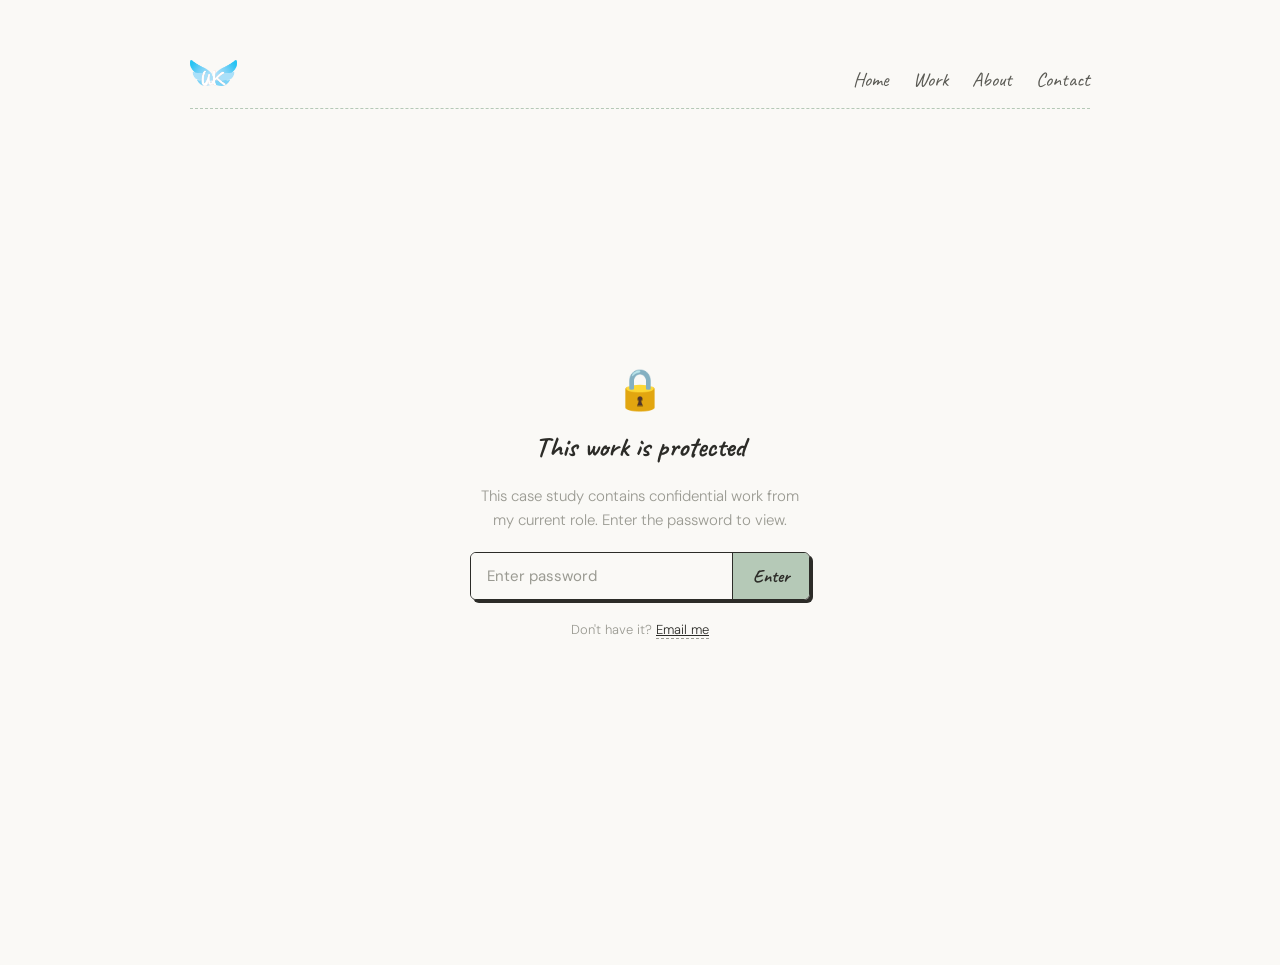
<file: cards.html>
<!DOCTYPE html>
<html lang="en">
<head>
  <meta charset="UTF-8" />
  <meta name="viewport" content="width=device-width, initial-scale=1.0" />
  <title>Card Understanding</title>
  <link rel="stylesheet" href="style.css" />
  <style>
    #gate {
      min-height: 80vh;
      display: flex;
      align-items: center;
      justify-content: center;
    }
    .gate-box {
      display: flex;
      flex-direction: column;
      align-items: center;
      gap: 20px;
      text-align: center;
      max-width: 340px;
      width: 100%;
    }
    .gate-lock { font-size: 40px; line-height: 1; }
    .gate-title { font-family: 'Caveat', cursive; font-size: 28px; font-weight: 700; color: var(--ink); }
    .gate-note { font-size: 15px; color: var(--ink-light); font-weight: 300; line-height: 1.6; }
    .gate-input-row {
      display: flex; width: 100%;
      border: 1.5px solid var(--ink); border-radius: 6px;
      overflow: hidden; box-shadow: 3px 3px 0 var(--ink);
    }
    .gate-input {
      flex: 1; padding: 12px 16px;
      font-family: 'DM Sans', sans-serif; font-size: 15px;
      border: none; outline: none; background: var(--paper); color: var(--ink);
    }
    .gate-input::placeholder { color: var(--ink-light); }
    .gate-btn {
      padding: 12px 20px; background: var(--sage); color: var(--ink);
      border: none; border-left: 1.5px solid var(--ink);
      font-family: 'Caveat', cursive; font-size: 18px; font-weight: 700;
      cursor: pointer; transition: background 0.15s;
    }
    .gate-btn:hover { background: var(--sage-light); }
    .gate-error { font-family: 'Caveat', cursive; font-size: 17px; color: #b85c5c; display: none; }
    .gate-error.show { display: block; }
    #protected { display: none; }
    #protected.unlocked { display: block; }

    /* Card type grid */
    .card-type-grid {
      display: grid;
      grid-template-columns: repeat(3, 1fr);
      gap: 14px;
      margin: 24px 0 36px;
    }
    .card-type {
      background: var(--paper-warm);
      border: 1.5px solid var(--ink);
      border-radius: 8px;
      padding: 18px 18px 20px;
      box-shadow: 3px 3px 0 var(--sage-light);
    }
    .card-type h3 {
      font-family: 'Caveat', cursive;
      font-size: 20px; font-weight: 700; color: var(--ink);
      margin-bottom: 8px;
    }
    .card-type .card-tag {
      display: inline-block; font-size: 10px; font-weight: 500;
      letter-spacing: 0.06em; text-transform: uppercase;
      background: var(--blush-light); color: var(--ink-mid);
      padding: 2px 8px; border-radius: 20px; margin-bottom: 10px;
    }
    .card-type ul { list-style: none; padding: 0; margin: 0; }
    .card-type ul li {
      font-size: 13px; line-height: 1.6; color: var(--ink-mid);
      font-weight: 300; margin-bottom: 4px;
      padding-left: 12px; position: relative;
    }
    .card-type ul li::before { content: '–'; position: absolute; left: 0; color: var(--sage); }
    .card-type ul li strong { font-weight: 500; color: var(--ink); }

    /* Card comparison two-col */
    .two-col {
      display: grid;
      grid-template-columns: 1fr 1fr;
      gap: 14px;
      margin: 20px 0 32px;
    }
    .two-col-card {
      background: var(--sage-pale);
      border: 1.5px solid var(--sage);
      border-radius: 8px;
      padding: 18px 20px;
    }
    .two-col-card h3 {
      font-family: 'Caveat', cursive;
      font-size: 20px; font-weight: 700; color: var(--ink); margin-bottom: 10px;
    }
    .two-col-card ul { list-style: none; padding: 0; margin: 0; }
    .two-col-card ul li {
      font-size: 14px; line-height: 1.65; color: var(--ink-mid);
      font-weight: 300; margin-bottom: 5px;
      padding-left: 14px; position: relative;
    }
    .two-col-card ul li::before { content: '–'; position: absolute; left: 0; color: var(--sage); }
    .two-col-card ul li strong { font-weight: 500; color: var(--ink); }

    /* Perception cards */
    .perception-grid {
      display: grid;
      grid-template-columns: repeat(auto-fit, minmax(200px, 1fr));
      gap: 14px;
      margin: 20px 0 32px;
    }
    .perception-card {
      background: var(--blush-pale);
      border: 1.5px solid var(--blush);
      border-radius: 8px;
      padding: 16px 18px;
    }
    .perception-card h3 {
      font-family: 'Caveat', cursive;
      font-size: 19px; font-weight: 700; color: var(--ink); margin-bottom: 6px;
    }
    .perception-card p {
      font-size: 14px; line-height: 1.65; color: var(--ink-mid); font-weight: 300; margin: 0;
    }

    @media (max-width: 680px) {
      .two-col { grid-template-columns: 1fr; }
    }
  </style>
</head>
<body>

<div class="spiral-holes" aria-hidden="true">
  <span></span><span></span><span></span><span></span>
  <span></span><span></span><span></span><span></span>
</div>

<main>
<div class="content-wrap">

  <nav>
    <a href="index.html" class="nav-logo">
      <img src="Images/logo.png" alt="Wing" class="nav-logo-img" />
    </a>
    <ul class="nav-links">
      <li><a href="index.html">Home</a></li>
      <li><a href="index.html#work">Work</a></li>
      <li><a href="index.html#about">About</a></li>
      <li><a href="index.html#contact">Contact</a></li>
    </ul>
  </nav>

  <!-- ── PASSWORD GATE ── -->
  <div id="gate">
    <div class="gate-box">
      <div class="gate-lock">🔒</div>
      <p class="gate-title">This work is protected</p>
      <p class="gate-note">This case study contains confidential work from my current role. Enter the password to view.</p>
      <div class="gate-input-row">
        <input type="password" class="gate-input" id="gate-input"
          placeholder="Enter password" autocomplete="off" />
        <button class="gate-btn" onclick="checkPassword()">Enter</button>
      </div>
      <p class="gate-error" id="gate-error">Incorrect password. Try again.</p>
      <p class="gate-note" style="font-size:13px;">
        Don't have it? <a href="mailto:wingkoon0718@gmail.com" style="color:var(--ink);border-bottom:1px dashed var(--ink-light);">Email me</a>
      </p>
    </div>
  </div>

  <!-- ── PROTECTED CONTENT ── -->
  <div id="protected">

    <a href="index.html" class="back-link">← Back to all work</a>

    <header class="cs-header">
      <div class="cs-header-text">
        <div class="cs-tag-row">
          <span class="cs-tag">Market Research</span>
          <span class="cs-tag alt">Payment · E-Commerce</span>
          <span class="cs-year">Current role · 2026</span>
        </div>
        <h1 class="cs-title">Card Understanding — US Market</h1>
        <p class="cs-subtitle">
          A comprehensive market research study on the US card landscape — covering credit, debit, co-branded, store, and gift cards. Mapped card types, user motivations, demographics, and business implications to inform product strategy in the payment space.
        </p>
      </div>
    </header>

    <div class="cs-meta">
      <div class="cs-meta-item">
        <div class="cs-meta-label">Role</div>
        <div class="cs-meta-value">UX Researcher</div>
      </div>
      <div class="cs-meta-item">
        <div class="cs-meta-label">Context</div>
        <div class="cs-meta-value">Current employer</div>
      </div>
      <div class="cs-meta-item">
        <div class="cs-meta-label">Scope</div>
        <div class="cs-meta-value">6 card types · US market</div>
      </div>
      <div class="cs-meta-item">
        <div class="cs-meta-label">Tasks</div>
        <div class="cs-meta-value cs-meta-tasks">
          <span>Market Research</span>
          <span>Competitive Analysis</span>
          <span>User Perception Analysis</span>
          <span>Synthesis</span>
        </div>
      </div>
    </div>

    <div class="cs-body">

      <h2>Objective</h2>
      <p>
        To build a comprehensive understanding of the US card market — covering general credit and debit cards, co-branded variants (credit and debit), store cards, and gift cards — including card penetration, user motivations, demographics, and how each card type serves both users and the brands behind them.
      </p>

      <h2>Impacts & Outcomes</h2>
      <ul>
        <li>Mapped <strong>6 card types</strong> across description, key benefits, limitations, market size, and typical user profiles — creating a single reference for strategic decisions.</li>
        <li>Identified <strong>three universal adoption drivers</strong> across all card types: brand-linked value, tailored rewards, and ecosystem integration.</li>
        <li>Surfaced <strong>distinct user perception profiles</strong> (reward-motivated, convenience-driven, brand-affinity) that cut across card types and inform targeting strategy.</li>
        <li>Analyzed <strong>15+ specific card products</strong> across travel, cashback, co-branded credit and debit, store, and gift categories — comparing advantages, limitations, and user fit.</li>
        <li>Documented <strong>payment and repayment flows</strong> for credit cards to clarify how authorization, clearing, and settlement work end-to-end.</li>
      </ul>

      <div class="cs-process-divider"><span>Process</span></div>

      <h2>Research approach</h2>
      <p>
        This was a <strong>secondary research and synthesis project</strong> — I reviewed industry reports, consumer surveys, and financial platform documentation to build a structured picture of the card market from multiple angles: the user's perspective, the brand's perspective, and the broader market context. Sources included Forbes, Federal Reserve, Capital One Shopping Research, YouGov surveys, and financial platform documentation.
      </p>
      <p>
        I organized findings into a consistent framework across all 6 card types — covering description, key benefits, limitations, user perception, usage patterns, and demographics — to make the research immediately usable for product and strategy teams.
      </p>

      <h2>The three adoption drivers</h2>
      <p>Across all card types, three characteristics consistently drove usage and adoption:</p>

      <div class="cs-insights">
        <div class="cs-insight-card">
          <div class="insight-num">01</div>
          <h3>Brand-linked value</h3>
          <p>Instant discounts, cash back, loyalty points, and exclusive perks tied to specific brands or networks drive initial adoption and repeat use.</p>
        </div>
        <div class="cs-insight-card">
          <div class="insight-num">02</div>
          <h3>Tailored rewards</h3>
          <p>Cards that match their reward structure to user spending habits — travel for high earners, debit co-brands for debt-averse users — outperform generic alternatives.</p>
        </div>
        <div class="cs-insight-card">
          <div class="insight-num">03</div>
          <h3>Ecosystem integration</h3>
          <p>Cards that embed into users' routines via mobile apps, loyalty programs, and digital wallets see higher engagement and retention.</p>
        </div>
      </div>

      <div class="cs-process-divider"><span>Key findings by card type</span></div>

      <h2>Credit & debit — market scale</h2>

      <div class="stat-row">
        <div class="stat-box">
          <div class="stat-num">82%</div>
          <p>of US adults have at least 1 credit card — 219.7 million people</p>
        </div>
        <div class="stat-box">
          <div class="stat-num">90%</div>
          <p>of US adults have at least 1 debit card — 241.1 million people</p>
        </div>
        <div class="stat-box">
          <div class="stat-num">1 in 4</div>
          <p>US consumers have a co-branded credit card</p>
        </div>
        <div class="stat-box">
          <div class="stat-num">59%</div>
          <p>of Americans have a store credit card</p>
        </div>
      </div>

      <h2>Card type overview</h2>
      <div class="card-type-grid">

        <div class="card-type">
          <div class="card-tag">Credit Card</div>
          <h3>Credit Card</h3>
          <ul>
            <li><strong>Why users choose it:</strong> Build credit, earn rewards, cover future expenses.</li>
            <li><strong>Key draw:</strong> Rewards (travel or cashback), fraud protection, installment options.</li>
            <li><strong>Limitation:</strong> Requires approval, risk of debt/interest (APR 20–24%).</li>
            <li><strong>Main networks:</strong> Visa, Mastercard, Amex, Discover.</li>
          </ul>
        </div>

        <div class="card-type">
          <div class="card-tag">Debit Card</div>
          <h3>Debit Card</h3>
          <ul>
            <li><strong>Why users choose it:</strong> Avoid debt, expense transparency, cash access.</li>
            <li><strong>Key draw:</strong> No credit check, instant fund access, widely accepted.</li>
            <li><strong>Limitation:</strong> Limited rewards, no credit building.</li>
            <li><strong>Demographics:</strong> Gen Z for daily use; older users for security.</li>
          </ul>
        </div>

        <div class="card-type">
          <div class="card-tag">Co-branded Credit</div>
          <h3>Co-branded Credit</h3>
          <ul>
            <li><strong>Why users choose it:</strong> Brand-specific rewards while building credit.</li>
            <li><strong>Key draw:</strong> Exclusive perks, easier approval (min. 640 score), loyalty integration.</li>
            <li><strong>Limitation:</strong> Best value only if spending frequently at partner brand; high APR.</li>
            <li><strong>Demographics:</strong> Higher earners; 35% earn $80K+.</li>
          </ul>
        </div>

        <div class="card-type">
          <div class="card-tag">Co-branded Debit</div>
          <h3>Co-branded Debit</h3>
          <ul>
            <li><strong>Why users choose it:</strong> Brand rewards without credit risk or approval.</li>
            <li><strong>Key draw:</strong> No credit check, no debt risk, exclusive partner discounts.</li>
            <li><strong>Limitation:</strong> Lower rewards than credit; weak purchase protection.</li>
            <li><strong>Demographics:</strong> Millennials/Gen Z, low-mid income, debt-averse users.</li>
          </ul>
        </div>

        <div class="card-type">
          <div class="card-tag">Store Card</div>
          <h3>Store Card</h3>
          <ul>
            <li><strong>Why users choose it:</strong> Instant discounts and savings at a specific retailer.</li>
            <li><strong>Key draw:</strong> Easy approval, higher rewards within that store, store-account integration.</li>
            <li><strong>Limitation:</strong> Only usable at targeted merchant; high APR.</li>
            <li><strong>Demographics:</strong> Frequent shoppers at the targeted store.</li>
          </ul>
        </div>

        <div class="card-type">
          <div class="card-tag">Gift Card</div>
          <h3>Gift Card</h3>
          <ul>
            <li><strong>Why users choose it:</strong> Easy gifting, budget control, flexible for recipient.</li>
            <li><strong>Key draw:</strong> No approval needed, instant digital delivery, customizable amounts.</li>
            <li><strong>Limitation:</strong> One-time use, no rewards, fraud risk.</li>
            <li><strong>Market:</strong> US = 36% ($447.7B) of global gift card market in 2025.</li>
          </ul>
        </div>

      </div>

      <h2>Credit card types — travel vs cashback</h2>
      <div class="two-col">
        <div class="two-col-card">
          <h3>✈ General & travel</h3>
          <ul>
            <li>Points/miles redeemable for flights, hotels, transfers.</li>
            <li>Perks: lounge access, hotel credits, TSA PreCheck, no foreign transaction fee.</li>
            <li>Annual fee typically $95–$695+.</li>
            <li><strong>Best for:</strong> frequent travelers and high spenders.</li>
            <li>Requires tracking bonus categories and transfer partners.</li>
          </ul>
        </div>
        <div class="two-col-card">
          <h3>💰 Cashback</h3>
          <ul>
            <li>Straightforward 1–5% back on purchases.</li>
            <li>Redeemable as statement credits, bank deposits, or gift cards.</li>
            <li>Often no annual fee.</li>
            <li><strong>Best for:</strong> everyday spenders who want simple rewards.</li>
            <li>Minimal management needed.</li>
          </ul>
        </div>
      </div>

      <h2>User perception profiles</h2>
      <p>Across all card types, four user perception archetypes consistently appeared:</p>
      <div class="perception-grid">
        <div class="perception-card">
          <h3>Reward Motivated</h3>
          <p>Attracted by exclusive rewards, discounts, perks, and access. Will choose the card that maximizes return on their specific spending habits.</p>
        </div>
        <div class="perception-card">
          <h3>Convenience-Driven</h3>
          <p>Wants simplicity and rewards for frequent shopping places. Values ease of use over maximizing reward value.</p>
        </div>
        <div class="perception-card">
          <h3>Brand-affinity Enthusiast</h3>
          <p>Seeks emotional connection, exclusive status, and loyalty with a specific brand. The card is part of their identity with that brand.</p>
        </div>
        <div class="perception-card">
          <h3>Deal Seeker / Complementary User</h3>
          <p>Uses the card for specific occasions or as a secondary card alongside a primary card. Values targeted discounts over breadth of rewards.</p>
        </div>
      </div>

      <h2>Consumer insights</h2>
      <div class="cs-pullquote">
        <p>Users don't think in card categories — they think in moments. The right card is the one that rewards them for what they already do.</p>
      </div>
      <ul>
        <li><strong>Income shapes card type, not just spending:</strong> 98% of households earning $100K+ have a credit card vs. 57% of households earning under $25K — reward programs are structurally more accessible to higher earners.</li>
        <li><strong>Gen Z is debit-first but reward-hungry:</strong> 69% of Gen Z reported weekly/daily co-branded debit card use — they want the benefits of rewards without the risk of credit. Co-branded debit is a direct response to this segment.</li>
        <li><strong>Co-branded cards require active spending to justify:</strong> Their value proposition only lands for users who shop frequently at the partner brand. Infrequent shoppers see lower rewards than a general cashback card.</li>
        <li><strong>Mobile and digital wallet integration is now table stakes:</strong> 45% of credit card transactions are mobile. Cards that don't integrate with Apple Pay or Google Pay lose usage to those that do.</li>
        <li><strong>Gift cards peak on occasion, not habit:</strong> 64% of US consumers buy gift cards as holiday gifts; 56% for special events. They're not part of a loyalty loop — they're a gifting tool.</li>
      </ul>

      <h2>Business impact</h2>
      <ul>
        <li><strong>For brands launching co-branded cards:</strong> Success depends on reward differentiation and active use at the partner brand. Cards with weak partner-spend incentives underperform general cashback alternatives.</li>
        <li><strong>For debit-first markets:</strong> Co-branded debit is an underutilized opportunity — it reaches younger, debt-averse users that co-branded credit misses, without credit approval barriers.</li>
        <li><strong>Ecosystem lock-in drives long-term value:</strong> Cards embedded in loyalty programs, mobile wallets, and digital accounts generate higher engagement and retention than standalone products.</li>
        <li><strong>Gift cards generate brand revenue beyond direct spend:</strong> Unused balance becomes direct profit. Fraud is the primary risk — it remains the most common card fraud type in the US.</li>
        <li><strong>Installment plan adoption is growing:</strong> Over 30 million Americans use installment plans. Offering 0% installment options at checkout reduces cart abandonment and increases average order value, particularly for Gen Z and Millennials.</li>
      </ul>

      <div class="cs-process-divider"><span>Takeaways</span></div>

      <h2>What I learned</h2>
      <ul>
        <li><strong>Market research reveals the "why" behind product decisions:</strong> Understanding that co-branded debit exists specifically for debt-averse Millennials and Gen Z reframes how you think about product positioning — it's not just a debit card with perks, it's a credit-free loyalty play.</li>
        <li><strong>User perception is more segmented than demographics suggest:</strong> The same demographic can hold very different mental models about cards. Mapping perception profiles alongside demographics gave a more actionable picture than age or income alone.</li>
        <li><strong>Secondary research requires active synthesis, not just aggregation:</strong> The value wasn't in collecting facts — it was in finding the patterns across card types that product teams could actually use to make decisions.</li>
      </ul>

    </div><!-- /cs-body -->

    <div class="cs-nav">
      <a href="ewallet.html" class="cs-nav-link prev"><span>←</span>E-wallet analysis</a>
      <a href="index.html#work" class="cs-nav-link next">All case studies <span>→</span></a>
    </div>

    <footer>
      <p>Made with Claude AI &amp; learning passion.</p>
      <span class="page-num">p. 06</span>
    </footer>

  </div><!-- /protected -->

</div><!-- /content-wrap -->
</main>

<script>
  document.getElementById('gate-input').addEventListener('keydown', function(e) {
    if (e.key === 'Enter') checkPassword();
  });
  function checkPassword() {
    const input = document.getElementById('gate-input').value;
    const error = document.getElementById('gate-error');
    if (input === '12') {
      document.getElementById('gate').style.display = 'none';
      document.getElementById('protected').classList.add('unlocked');
    } else {
      error.classList.add('show');
      document.getElementById('gate-input').value = '';
      document.getElementById('gate-input').focus();
    }
  }
</script>

</body>
</html>
</file>
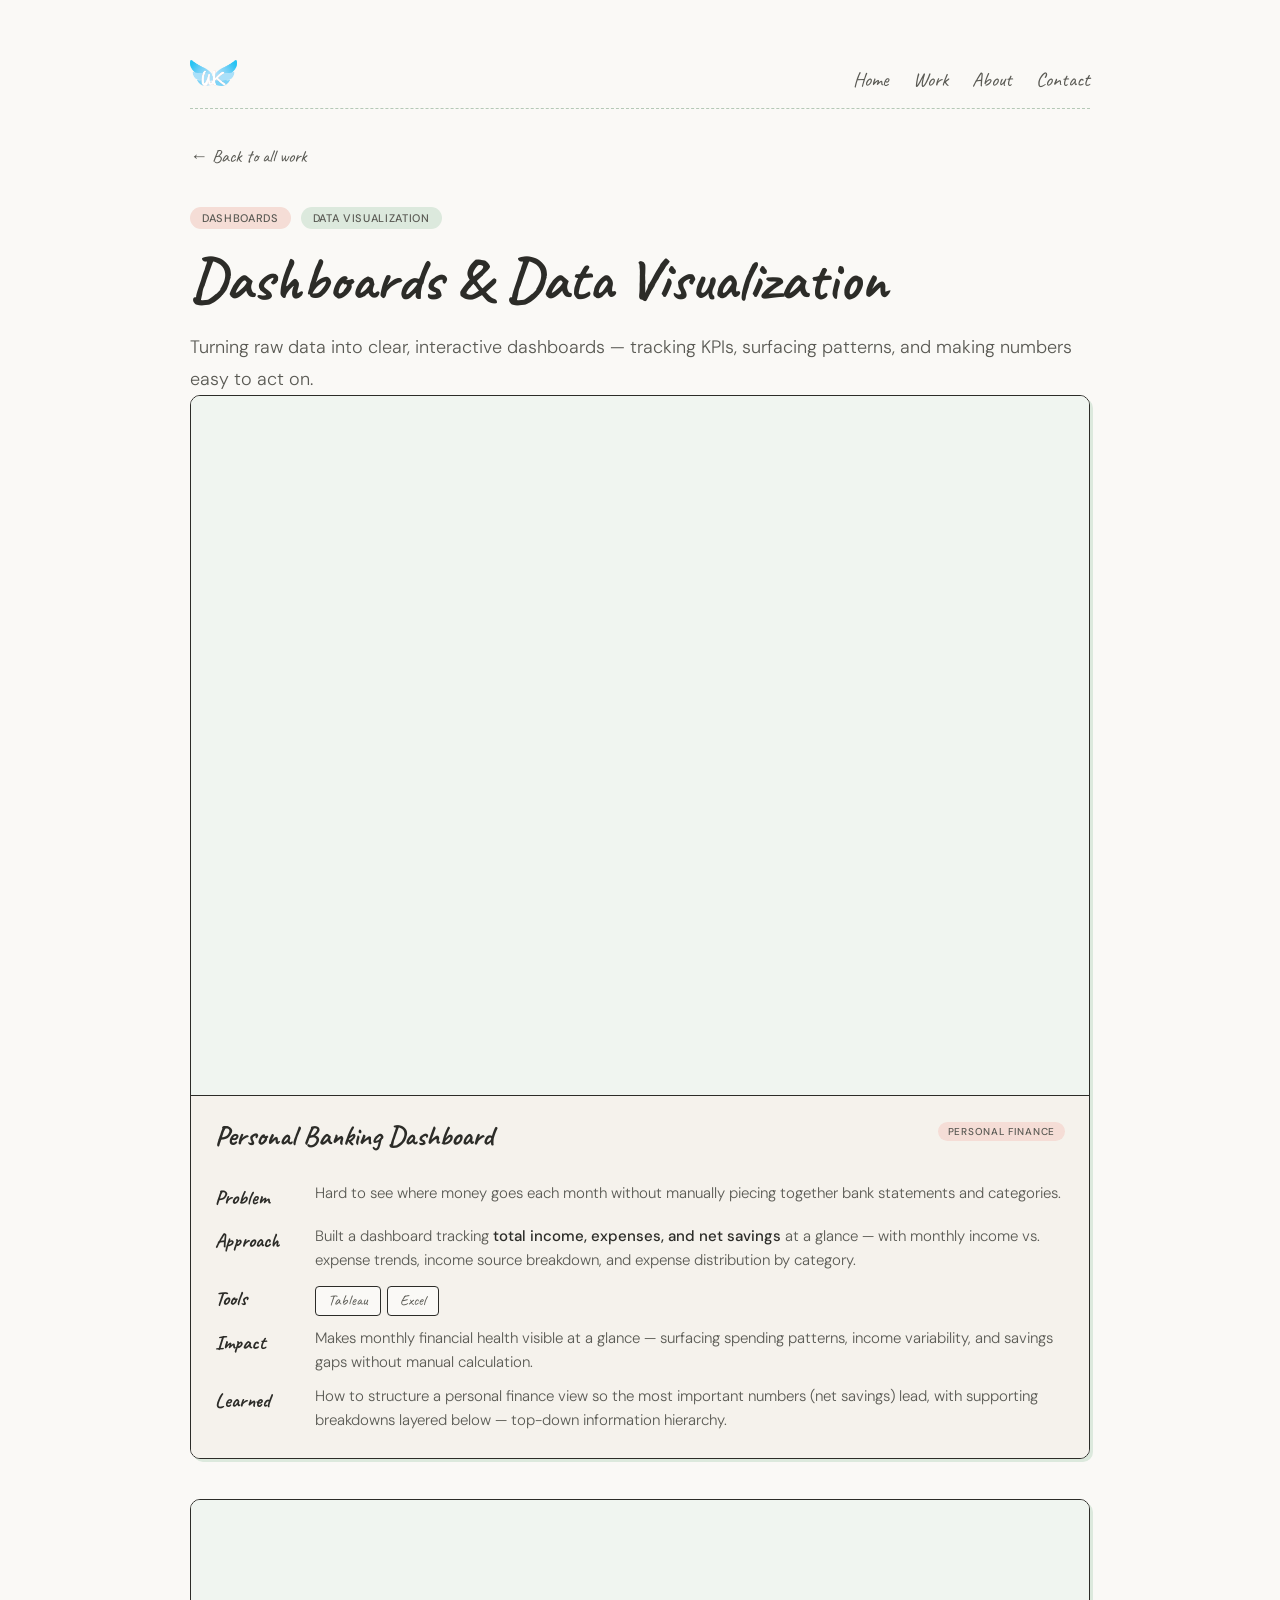
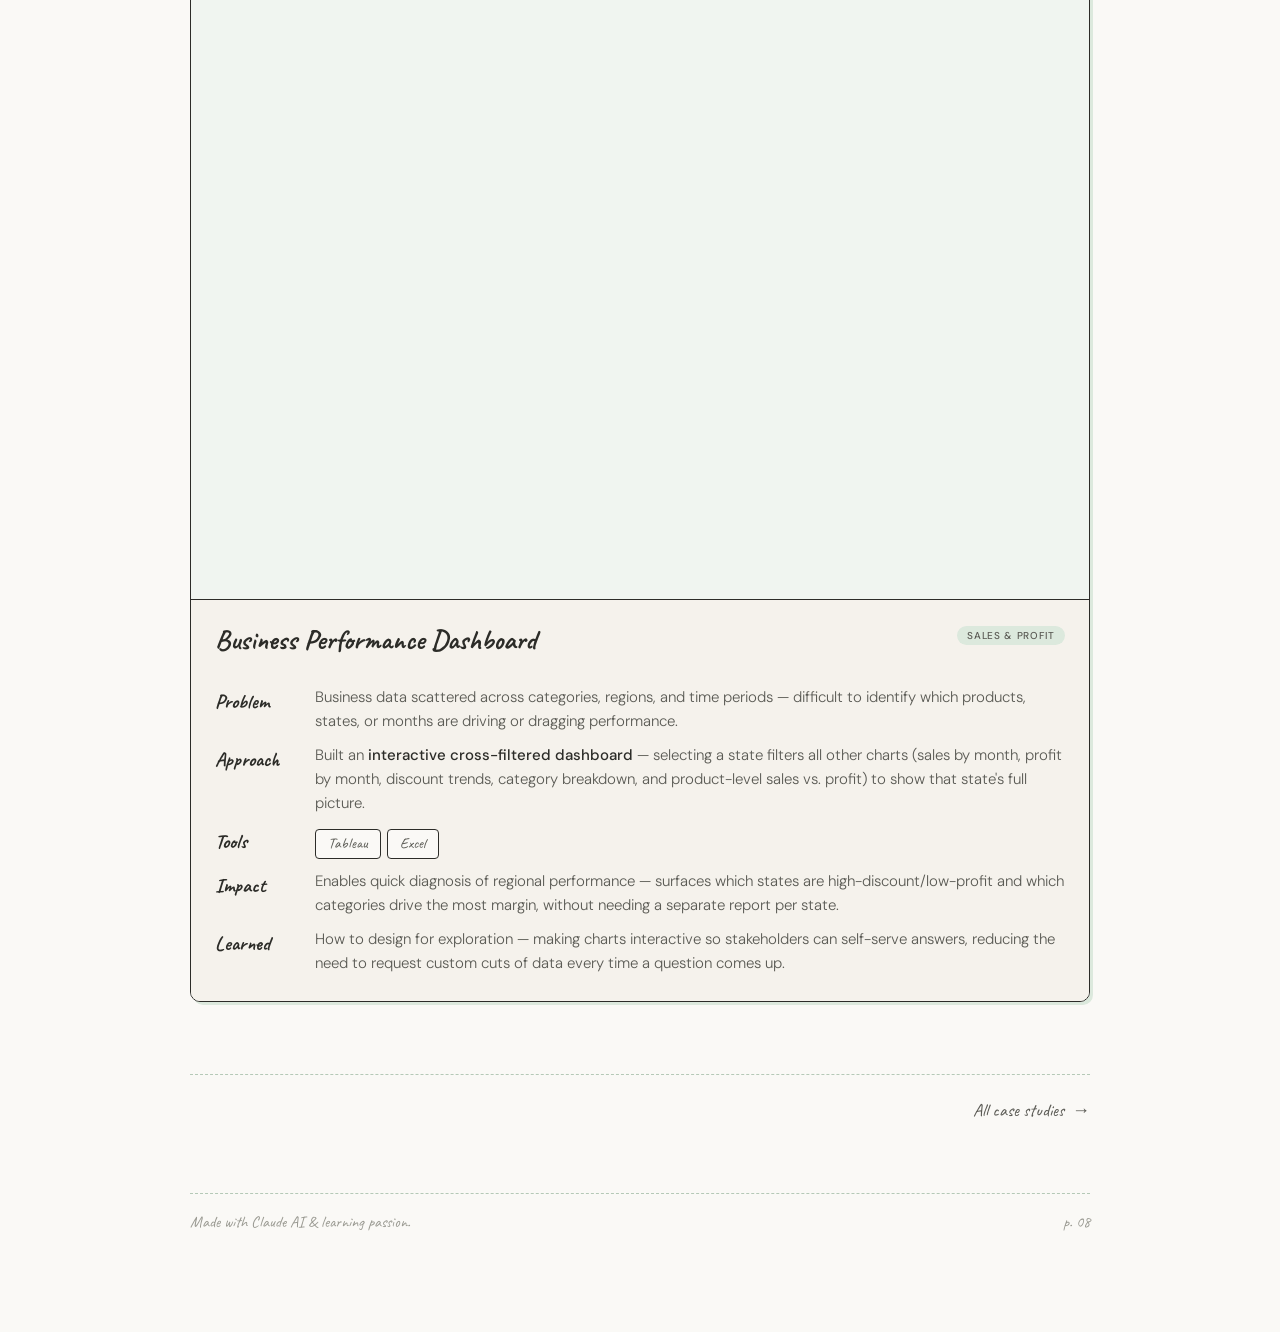
<file: dashboard.html>
<!DOCTYPE html>
<html lang="en">
<head>
  <meta charset="UTF-8" />
  <meta name="viewport" content="width=device-width, initial-scale=1.0" />
  <title>Dashboards & Metrics — Wing</title>
  <link rel="stylesheet" href="style.css" />
  <style>
    /* ── Dashboard entry card ── */
    .dash-entry {
      border: 1.5px solid var(--ink);
      border-radius: 10px;
      overflow: hidden;
      margin-bottom: 40px;
      box-shadow: 3px 3px 0 var(--sage-light);
    }

    .dash-embed {
      width: 100%;
      height: 700px;
      border-bottom: 1.5px solid var(--ink);
      background: var(--sage-pale);
      overflow: hidden;
    }

    .dash-embed iframe {
      width: 100%;
      height: 100%;
      border: none;
      display: block;
    }

    .dash-info {
      padding: 22px 24px 26px;
      background: var(--paper-warm);
    }

    .dash-header {
      display: flex;
      align-items: flex-start;
      justify-content: space-between;
      gap: 12px;
      flex-wrap: wrap;
      margin-bottom: 14px;
    }

    .dash-title {
      font-family: 'Caveat', cursive;
      font-size: 26px;
      font-weight: 700;
      color: var(--ink);
      margin: 0;
    }

    .dash-tag {
      display: inline-block;
      font-size: 10px;
      font-weight: 500;
      letter-spacing: 0.07em;
      text-transform: uppercase;
      background: var(--blush-light);
      color: var(--ink-mid);
      padding: 3px 10px;
      border-radius: 20px;
      white-space: nowrap;
      margin-top: 4px;
    }

    .dash-tag.alt { background: var(--sage-light); }

    .dash-rows {
      display: flex;
      flex-direction: column;
      gap: 10px;
    }

    .dash-row {
      display: grid;
      grid-template-columns: 90px 1fr;
      gap: 10px;
      font-size: 15px;
      line-height: 1.6;
    }

    .dash-row-label {
      font-family: 'Caveat', cursive;
      font-size: 20px;
      font-weight: 700;
      color: var(--ink);
      padding-top: 1px;
    }

    .dash-row-value {
      color: var(--ink-mid);
      font-weight: 300;
    }

    .dash-row-value strong {
      color: var(--ink);
      font-weight: 500;
    }

    .dash-tools {
      display: flex;
      gap: 6px;
      flex-wrap: wrap;
      margin-top: 4px;
    }

    .dash-tool-tag {
      font-family: 'Caveat', cursive;
      font-size: 15px;
      padding: 2px 12px;
      border: 1.5px solid var(--ink);
      border-radius: 4px;
      background: var(--paper);
      color: var(--ink-mid);
    }
  </style>
</head>
<body>

<div class="spiral-holes" aria-hidden="true">
  <span></span><span></span><span></span><span></span>
  <span></span><span></span><span></span><span></span>
</div>

<main>
<div class="content-wrap">

  <nav>
    <a href="index.html" class="nav-logo"><img src="Images/logo.png" alt="Wing" class="nav-logo-img" /></a>
    <ul class="nav-links">
      <li><a href="index.html">Home</a></li>
      <li><a href="index.html#work">Work</a></li>
      <li><a href="index.html#about">About</a></li>
      <li><a href="index.html#contact">Contact</a></li>
    </ul>
  </nav>

  <a href="index.html" class="back-link">← Back to all work</a>

  <header class="cs-header">
    <div class="cs-header-text">
      <div class="cs-tag-row">
        <span class="cs-tag">Dashboards</span>
        <span class="cs-tag alt">Data Visualization</span>
      </div>
      <h1 class="cs-title">Dashboards & Data Visualization</h1>
      <p class="cs-subtitle">
        Turning raw data into clear, interactive dashboards — tracking KPIs, surfacing patterns, and making numbers easy to act on.
      </p>
    </div>
  </header>

  <div class="cs-body">

    <!-- ── Dashboard 1 ── -->
    <div class="dash-entry">
      <div class="dash-embed">
        <iframe
          src="https://public.tableau.com/views/Book2_17427018514010/Dashboard1?:embed=y&:showVizHome=no&:toolbar=yes&:tabs=no&:device=desktop"
          allowfullscreen
          title="Personal Banking Dashboard">
        </iframe>
      </div>
      <div class="dash-info">
        <div class="dash-header">
          <h2 class="dash-title">Personal Banking Dashboard</h2>
          <span class="dash-tag">Personal Finance</span>
        </div>
        <div class="dash-rows">
          <div class="dash-row">
            <span class="dash-row-label">Problem</span>
            <span class="dash-row-value">Hard to see where money goes each month without manually piecing together bank statements and categories.</span>
          </div>
          <div class="dash-row">
            <span class="dash-row-label">Approach</span>
            <span class="dash-row-value">Built a dashboard tracking <strong>total income, expenses, and net savings</strong> at a glance — with monthly income vs. expense trends, income source breakdown, and expense distribution by category.</span>
          </div>
          <div class="dash-row">
            <span class="dash-row-label">Tools</span>
            <div class="dash-tools">
              <span class="dash-tool-tag">Tableau</span>
              <span class="dash-tool-tag">Excel</span>
            </div>
          </div>
          <div class="dash-row">
            <span class="dash-row-label">Impact</span>
            <span class="dash-row-value">Makes monthly financial health visible at a glance — surfacing spending patterns, income variability, and savings gaps without manual calculation.</span>
          </div>
          <div class="dash-row">
            <span class="dash-row-label">Learned</span>
            <span class="dash-row-value">How to structure a personal finance view so the most important numbers (net savings) lead, with supporting breakdowns layered below — top-down information hierarchy.</span>
          </div>
        </div>
      </div>
    </div>

    <!-- ── Dashboard 2 ── -->
    <div class="dash-entry">
      <div class="dash-embed">
        <iframe
          src="https://public.tableau.com/views/Book1_17446907481750/Dashboard1?:embed=y&:showVizHome=no&:toolbar=yes&:tabs=no&:device=desktop"
          allowfullscreen
          title="Business Performance Dashboard">
        </iframe>
      </div>
      <div class="dash-info">
        <div class="dash-header">
          <h2 class="dash-title">Business Performance Dashboard</h2>
          <span class="dash-tag alt">Sales & Profit</span>
        </div>
        <div class="dash-rows">
          <div class="dash-row">
            <span class="dash-row-label">Problem</span>
            <span class="dash-row-value">Business data scattered across categories, regions, and time periods — difficult to identify which products, states, or months are driving or dragging performance.</span>
          </div>
          <div class="dash-row">
            <span class="dash-row-label">Approach</span>
            <span class="dash-row-value">Built an <strong>interactive cross-filtered dashboard</strong> — selecting a state filters all other charts (sales by month, profit by month, discount trends, category breakdown, and product-level sales vs. profit) to show that state's full picture.</span>
          </div>
          <div class="dash-row">
            <span class="dash-row-label">Tools</span>
            <div class="dash-tools">
              <span class="dash-tool-tag">Tableau</span>
              <span class="dash-tool-tag">Excel</span>
            </div>
          </div>
          <div class="dash-row">
            <span class="dash-row-label">Impact</span>
            <span class="dash-row-value">Enables quick diagnosis of regional performance — surfaces which states are high-discount/low-profit and which categories drive the most margin, without needing a separate report per state.</span>
          </div>
          <div class="dash-row">
            <span class="dash-row-label">Learned</span>
            <span class="dash-row-value">How to design for exploration — making charts interactive so stakeholders can self-serve answers, reducing the need to request custom cuts of data every time a question comes up.</span>
          </div>
        </div>
      </div>
    </div>

  </div><!-- /cs-body -->

  <div class="cs-nav">
    <span></span>
    <a href="index.html#work" class="cs-nav-link next">All case studies <span>→</span></a>
  </div>

  <footer>
    <p>Made with Claude AI &amp; learning passion.</p>
    <span class="page-num">p. 08</span>
  </footer>

</div>
</main>
</body>
</html>
</file>
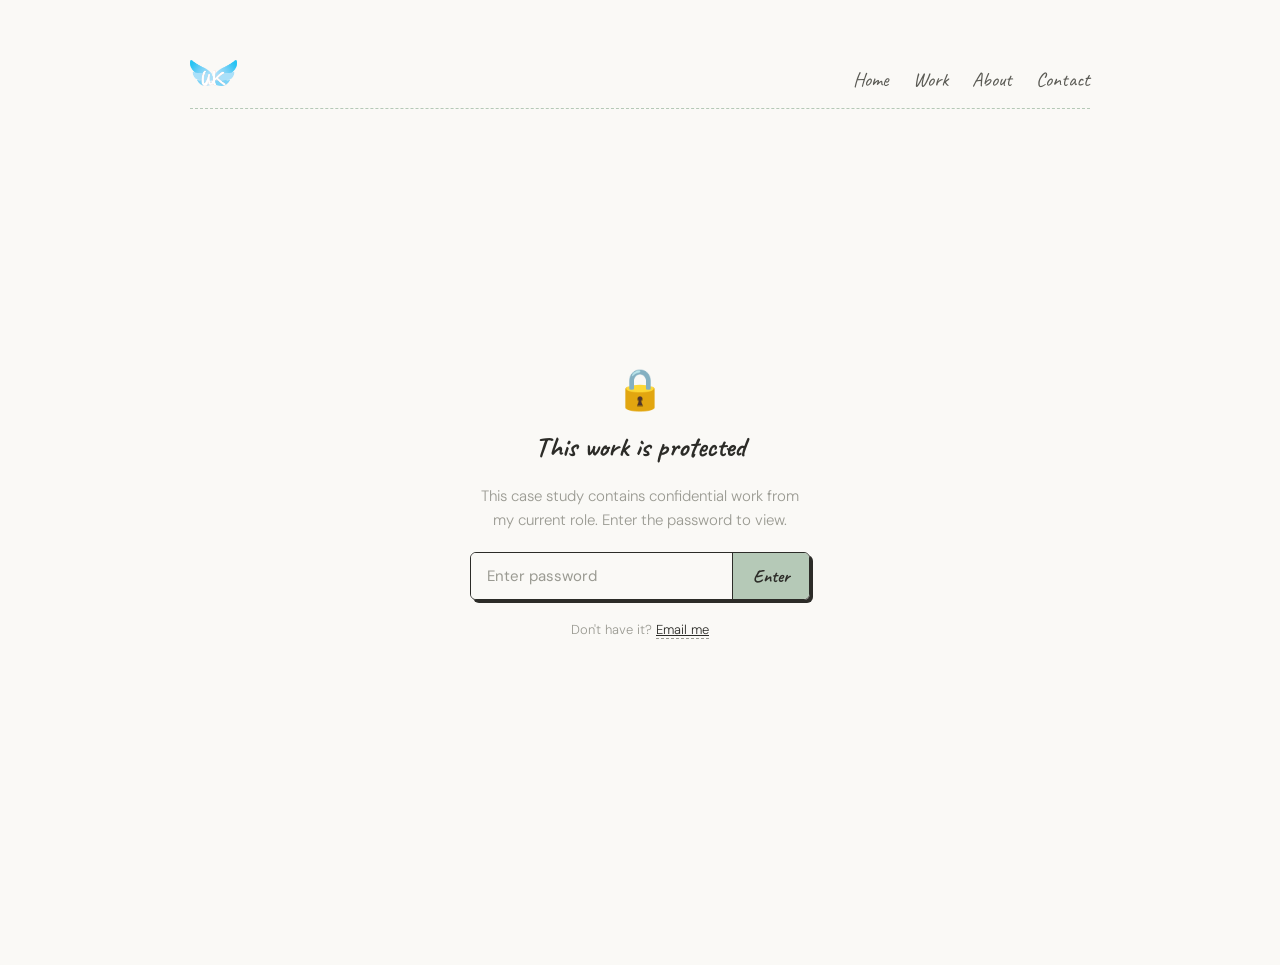
<file: ewallet.html>
<!DOCTYPE html>
<html lang="en">
<head>
  <meta charset="UTF-8" />
  <meta name="viewport" content="width=device-width, initial-scale=1.0" />
  <title>E-Wallet Competitive Analysis</title>
  <link rel="stylesheet" href="style.css" />
  <style>
    /* ── Password gate ── */
    #gate {
      min-height: 80vh;
      display: flex;
      align-items: center;
      justify-content: center;
    }

    .gate-box {
      display: flex;
      flex-direction: column;
      align-items: center;
      gap: 20px;
      text-align: center;
      max-width: 340px;
      width: 100%;
    }

    .gate-lock { font-size: 40px; line-height: 1; }

    .gate-title {
      font-family: 'Caveat', cursive;
      font-size: 28px;
      font-weight: 700;
      color: var(--ink);
    }

    .gate-note {
      font-size: 15px;
      color: var(--ink-light);
      font-weight: 300;
      line-height: 1.6;
    }

    .gate-input-row {
      display: flex;
      width: 100%;
      border: 1.5px solid var(--ink);
      border-radius: 6px;
      overflow: hidden;
      box-shadow: 3px 3px 0 var(--ink);
    }

    .gate-input {
      flex: 1;
      padding: 12px 16px;
      font-family: 'DM Sans', sans-serif;
      font-size: 15px;
      border: none;
      outline: none;
      background: var(--paper);
      color: var(--ink);
    }

    .gate-input::placeholder { color: var(--ink-light); }

    .gate-btn {
      padding: 12px 20px;
      background: var(--sage);
      color: var(--ink);
      border: none;
      border-left: 1.5px solid var(--ink);
      font-family: 'Caveat', cursive;
      font-size: 18px;
      font-weight: 700;
      cursor: pointer;
      transition: background 0.15s;
    }

    .gate-btn:hover { background: var(--sage-light); }

    .gate-error {
      font-family: 'Caveat', cursive;
      font-size: 17px;
      color: #b85c5c;
      display: none;
    }
    .gate-error.show { display: block; }

    /* ── Protected content ── */
    #protected { display: none; }
    #protected.unlocked { display: block; }

    /* ── Competitor comparison table ── */
    .comp-grid {
      display: grid;
      grid-template-columns: repeat(2, 1fr);
      gap: 14px;
      margin: 24px 0 36px;
    }

    .comp-card {
      background: var(--paper-warm);
      border: 1.5px solid var(--ink);
      border-radius: 8px;
      padding: 18px 18px 20px;
      box-shadow: 3px 3px 0 var(--blush-light);
    }

    .comp-card h3 {
      font-family: 'Caveat', cursive;
      font-size: 22px;
      font-weight: 700;
      color: var(--ink);
      margin-bottom: 10px;
    }

    .comp-card ul {
      list-style: none;
      padding: 0;
      margin: 0;
    }

    .comp-card ul li {
      font-size: 14px;
      line-height: 1.65;
      color: var(--ink-mid);
      font-weight: 300;
      margin-bottom: 5px;
      padding-left: 14px;
      position: relative;
    }

    .comp-card ul li::before {
      content: '–';
      position: absolute;
      left: 0;
      color: var(--sage);
    }

    .comp-card ul li strong {
      font-weight: 500;
      color: var(--ink);
    }

    /* ── User profile cards ── */
    .profile-grid {
      display: grid;
      grid-template-columns: repeat(auto-fit, minmax(190px, 1fr));
      gap: 14px;
      margin: 24px 0 36px;
    }

    .profile-card {
      background: var(--sage-pale);
      border: 1.5px solid var(--sage);
      border-radius: 8px;
      padding: 16px 18px;
    }

    .profile-card h3 {
      font-family: 'Caveat', cursive;
      font-size: 19px;
      font-weight: 700;
      color: var(--ink);
      margin-bottom: 6px;
    }

    .profile-card p {
      font-size: 14px;
      line-height: 1.65;
      color: var(--ink-mid);
      font-weight: 300;
      margin: 0;
    }

    /* ── Stat row ── */
    .stat-row {
      display: flex;
      gap: 20px;
      flex-wrap: wrap;
      margin: 24px 0 36px;
    }

    .stat-box {
      flex: 1;
      min-width: 140px;
      background: var(--blush-pale);
      border: 1.5px solid var(--blush);
      border-radius: 8px;
      padding: 16px 20px;
      text-align: center;
    }

    .stat-box .stat-num {
      font-family: 'Caveat', cursive;
      font-size: 34px;
      font-weight: 700;
      color: var(--ink);
      line-height: 1;
      margin-bottom: 4px;
    }

    .stat-box p {
      font-size: 13px;
      color: var(--ink-mid);
      font-weight: 300;
      line-height: 1.5;
      margin: 0;
    }
  </style>
</head>
<body>

<div class="spiral-holes" aria-hidden="true">
  <span></span><span></span><span></span><span></span>
  <span></span><span></span><span></span><span></span>
</div>

<main>
<div class="content-wrap">

  <nav>
    <a href="index.html" class="nav-logo">
      <img src="Images/logo.png" alt="Wing" class="nav-logo-img" />
    </a>
    <ul class="nav-links">
      <li><a href="index.html">Home</a></li>
      <li><a href="index.html#work">Work</a></li>
      <li><a href="index.html#about">About</a></li>
      <li><a href="index.html#contact">Contact</a></li>
    </ul>
  </nav>

  <!-- ── PASSWORD GATE ── -->
  <div id="gate">
    <div class="gate-box">
      <div class="gate-lock">🔒</div>
      <p class="gate-title">This work is protected</p>
      <p class="gate-note">This case study contains confidential work from my current role. Enter the password to view.</p>
      <div class="gate-input-row">
        <input type="password" class="gate-input" id="gate-input"
          placeholder="Enter password" autocomplete="off" />
        <button class="gate-btn" onclick="checkPassword()">Enter</button>
      </div>
      <p class="gate-error" id="gate-error">Incorrect password. Try again.</p>
      <p class="gate-note" style="font-size:13px;">
        Don't have it? <a href="mailto:wingkoon0718@gmail.com" style="color:var(--ink);border-bottom:1px dashed var(--ink-light);">Email me</a>
      </p>
    </div>
  </div>

  <!-- ── PROTECTED CONTENT ── -->
  <div id="protected">

    <a href="index.html" class="back-link">← Back to all work</a>

    <header class="cs-header">
      <div class="cs-header-text">
        <div class="cs-tag-row">
          <span class="cs-tag">Competitive Analysis</span>
          <span class="cs-tag alt">Market Research</span>
          <span class="cs-year">Current role · 2026</span>
        </div>
        <h1 class="cs-title">US E-Wallet Competitive Analysis</h1>
        <p class="cs-subtitle">
          A deep-dive competitive analysis of the US e-wallet landscape — mapping core user flows, onboarding friction, security models, and market penetration across Venmo, Cash App, Apple Pay, and Google Pay to inform product strategy.
        </p>
      </div>
    </header>

    <div class="cs-meta">
      <div class="cs-meta-item">
        <div class="cs-meta-label">Role</div>
        <div class="cs-meta-value">UX Researcher</div>
      </div>
      <div class="cs-meta-item">
        <div class="cs-meta-label">Context</div>
        <div class="cs-meta-value">Current employer</div>
      </div>
      <div class="cs-meta-item">
        <div class="cs-meta-label">Scope</div>
        <div class="cs-meta-value">4 platforms · iOS & Android</div>
      </div>
      <div class="cs-meta-item">
        <div class="cs-meta-label">Tasks</div>
        <div class="cs-meta-value cs-meta-tasks">
          <span>Competitive Analysis</span>
          <span>Flow Mapping</span>
          <span>Market Research</span>
          <span>Synthesis</span>
        </div>
      </div>
    </div>

    <div class="cs-body">

      <h2>Objective</h2>
      <p>
        To map and understand the core user flows of leading US e-wallets — <strong>Venmo, Cash App, Apple Pay, and Google Pay</strong> — and surface insights about usage scenarios, onboarding friction, payment behavior, and user profiles to inform product and research decisions.
      </p>

      <h2>Impacts & Outcomes</h2>
      <ul>
        <li>Mapped <strong>6 core flows</strong> (onboarding/KYC, top-up, withdrawal, purchase, refund, account management) across 4 platforms on both iOS and Android.</li>
        <li>Identified <strong>key friction points and UX inconsistencies</strong> including Cash App's debit-card-first payment method gate, Apple Pay's split settings across two apps, and Venmo's cross-app redirect during purchase.</li>
        <li>Surfaced <strong>platform-specific bugs</strong> during hands-on flow testing, including Venmo's Android top-up error and Cash App's PIN inconsistency during onboarding vs. app entry.</li>
        <li>Compiled <strong>US market penetration data</strong> and defined distinct user profiles for each platform to support product positioning decisions.</li>
      </ul>

      <div class="cs-process-divider"><span>Process</span></div>

      <h2>How I approached it</h2>
      <p>
        I conducted <strong>hands-on flow walkthroughs</strong> on both iOS and Android for all 4 platforms, recording each step with screen captures and notes. For each platform, I documented what information was asked at each stage, where friction appeared, what worked well, and any bugs or inconsistencies encountered. I then synthesized findings into a structured comparison across four dimensions: onboarding & KYC, payment methods & top-up, security & privacy, and UX/UI.
      </p>
      <p>
        Market penetration data was layered in from secondary research to contextualize how usage patterns align with each platform's design decisions.
      </p>

      <h2>Platforms analyzed</h2>
      <div class="comp-grid">

        <div class="comp-card">
          <h3>Venmo</h3>
          <ul>
            <li><strong>Onboarding:</strong> Phone + email, optional card. SSN only for crypto.</li>
            <li><strong>Payments:</strong> CCDC, bank transfer, Amex redirect. 3% fee for P2P credit.</li>
            <li><strong>Security:</strong> SMS 2FA, user-controlled biometrics.</li>
            <li><strong>Note:</strong> Online purchase redirects out to app — added friction.</li>
          </ul>
        </div>

        <div class="comp-card">
          <h3>Cash App</h3>
          <ul>
            <li><strong>Onboarding:</strong> Longest flow — debit card required before other methods appear.</li>
            <li><strong>Payments:</strong> Debit-first gate undisclosed until setup is complete.</li>
            <li><strong>Security:</strong> Biometrics + PIN; PIN not enforced at app entry.</li>
            <li><strong>Note:</strong> Pre-set top-up amounts and Boosts rewards are standout features.</li>
          </ul>
        </div>

        <div class="comp-card">
          <h3>Apple Pay</h3>
          <ul>
            <li><strong>Onboarding:</strong> Instant via Apple ID. Card-only — no bank transfer.</li>
            <li><strong>Payments:</strong> Apple Cash balance only (debit top-up, bank withdrawal).</li>
            <li><strong>Security:</strong> Device-level only — no separate in-app controls.</li>
            <li><strong>Note:</strong> Settings split across Wallet app and iOS Settings — discoverability issue.</li>
          </ul>
        </div>

        <div class="comp-card">
          <h3>Google Pay</h3>
          <ul>
            <li><strong>Onboarding:</strong> Instant via Google account. Card-only — no bank transfer.</li>
            <li><strong>Payments:</strong> No stored balance. BNPL auto-linked at checkout.</li>
            <li><strong>Security:</strong> Device-level, minimal in-app privacy controls.</li>
            <li><strong>Note:</strong> Seamless checkout experience — settings minimal and notification-focused.</li>
          </ul>
        </div>

      </div>

      <h2>Key findings</h2>

      <div class="cs-pullquote">
        <p>Users prioritize convenience and speed. The platforms with the least friction at checkout — Apple Pay and Google Pay — lead in adoption, even though they offer fewer features.</p>
      </div>

      <ul>
        <li><strong>Onboarding friction varies significantly:</strong> Apple Pay and Google Pay leverage existing accounts for near-instant setup. Venmo and Cash App require more information but unlock richer features like P2P transfers and stored balances.</li>
        <li><strong>Cash App's payment method gate is a hidden friction point:</strong> Requiring a debit card before revealing bank/credit card options is not communicated upfront — users discover it only when trying to add an alternative, creating confusion and drop-off risk.</li>
        <li><strong>Apple Pay's split settings creates discoverability issues:</strong> Core customization lives in iOS Settings, not the Wallet app — counter-intuitive for users expecting in-app control.</li>
        <li><strong>Platform roles are distinct:</strong> Apple Pay and Google Pay dominate card-based retail checkout; Venmo and Cash App own P2P and stored-balance behavior. These aren't direct substitutes — they serve different moments.</li>
        <li><strong>Security models reflect UX tradeoffs:</strong> Venmo and Cash App give users more control over privacy and biometrics; Apple and Google defer to device-level security, reducing friction but also user agency.</li>
      </ul>

      <h2>Market context</h2>

      <div class="stat-row">
        <div class="stat-box">
          <div class="stat-num">69%</div>
          <p>of US adults used a digital wallet at least once in the past 30 days</p>
        </div>
        <div class="stat-box">
          <div class="stat-num">38%</div>
          <p>use a digital wallet at least weekly</p>
        </div>
        <div class="stat-box">
          <div class="stat-num">12.2%</div>
          <p>Apple Pay share — #1 in the US, accepted at 90%+ of retailers</p>
        </div>
        <div class="stat-box">
          <div class="stat-num">90%+</div>
          <p>of US retailers accept Apple Pay, driving its adoption lead</p>
        </div>
      </div>

      <h2>User profiles</h2>
      <div class="profile-grid">
        <div class="profile-card">
          <h3>Venmo</h3>
          <p>Social P2P users — Gen Z and Millennials splitting bills, paying friends, and spending with an all-in-one platform.</p>
        </div>
        <div class="profile-card">
          <h3>Cash App</h3>
          <p>Financial access seekers — users who want P2P payments, stored balance, a debit card, and tools like stock trading.</p>
        </div>
        <div class="profile-card">
          <h3>Apple Pay</h3>
          <p>Convenience users — iPhone owners who want fast, seamless contactless payments with minimal setup.</p>
        </div>
        <div class="profile-card">
          <h3>Google Pay</h3>
          <p>Convenience shoppers — Android users who want fast, card-based contactless payments with BNPL options.</p>
        </div>
      </div>

      <div class="cs-process-divider"><span>Consumer insights</span></div>

      <h2>What users actually want from e-wallets</h2>
      <div class="cs-pullquote">
        <p>Users don't choose an e-wallet for its features — they choose it for the moment it removes friction from.</p>
      </div>
      <ul>
        <li><strong>Speed wins at checkout:</strong> Apple Pay and Google Pay lead in adoption because they reduce checkout to a single biometric tap. Users don't care about stored balance or P2P if the core checkout experience is slower.</li>
        <li><strong>P2P and stored balance serve different mental models:</strong> Venmo and Cash App users think of their wallet as a financial account — they store money, track spending, and earn rewards. Apple/Google Pay users think of it as a payment method, not a place to store funds.</li>
        <li><strong>Trust is earned at the moment of friction:</strong> The identity verification steps (SSN, address, photo ID) in Venmo and Cash App feel intrusive unless users understand the payoff. Cash App's verification being buried post-signup creates confusion about what features require it.</li>
        <li><strong>Gen Z and Millennials are co-branded debit users:</strong> 69% of Gen Z reported weekly/daily co-branded debit use — they want rewards without credit risk. Venmo's Stash cashback and Cash App's Boosts are direct plays for this behavior.</li>
        <li><strong>Security perception varies by interaction model:</strong> Users feel more secure with Venmo/Cash App's explicit biometric and PIN controls. Apple/Google Pay's device-level security feels invisible — which some users experience as less secure, even if it isn't.</li>
      </ul>

      <h2>Business impact</h2>
      <ul>
        <li><strong>Onboarding friction is a direct conversion risk:</strong> Cash App's longest onboarding — including the debit-card-first gate and post-signup identity verification — creates multiple drop-off points that don't exist in Apple/Google Pay. For any product entering this space, minimizing required information before first value is critical.</li>
        <li><strong>Platform roles are non-overlapping — and that's an opportunity:</strong> Apple/Google Pay dominate card-based retail checkout; Venmo/Cash App own P2P and stored-balance behavior. A product that bridges both (stored balance + seamless checkout) doesn't fully exist yet.</li>
        <li><strong>Rewards and tiers drive stickiness in stored-balance platforms:</strong> Venmo's Stash program (up to 5% cashback with direct deposits) and Cash App's Green tier create incentive loops that keep users returning. For products competing here, a rewards strategy is not optional.</li>
        <li><strong>Cross-device complexity increases drop-off:</strong> Cash App's parental controls requiring mobile app + console cross-hopping is the same UX failure pattern — any time users are asked to switch devices or apps mid-task, completion rates fall.</li>
        <li><strong>BNPL is becoming default infrastructure:</strong> Google Pay auto-links BNPL options at checkout; Apple Pay supports installment plans for iOS 18+. For merchants and platforms, BNPL integration is moving from differentiator to expectation.</li>
      </ul>

      <div class="cs-process-divider"><span>Takeaways</span></div>
      <ul>
        <li><strong>Hands-on testing surfaces what documentation misses:</strong> Bugs, undisclosed gates (like Cash App's debit-card requirement), and UX inconsistencies only show up when you actually move through the flows — not from reading feature lists or marketing pages.</li>
        <li><strong>Friction and features are in tension:</strong> The platforms with the richest features (Venmo, Cash App) require more from users upfront. Understanding where that tradeoff is worth it — and where it isn't — is the core question for any product competing in this space.</li>
        <li><strong>Market data alone doesn't explain behavior:</strong> Apple Pay leads in adoption not just because it's widely accepted, but because it removes barriers at every step. The design decisions are inseparable from the market position.</li>
      </ul>

    </div><!-- /cs-body -->

    <div class="cs-nav">
      <span></span>
      <a href="index.html#work" class="cs-nav-link next">All case studies <span>→</span></a>
    </div>

    <footer>
      <p>Made with Claude AI &amp; learning passion.</p>
      <span class="page-num">p. 05</span>
    </footer>

  </div><!-- /protected -->

</div><!-- /content-wrap -->
</main>

<script>
  document.getElementById('gate-input').addEventListener('keydown', function(e) {
    if (e.key === 'Enter') checkPassword();
  });

  function checkPassword() {
    const input = document.getElementById('gate-input').value;
    const error = document.getElementById('gate-error');
    if (input === '12') {
      document.getElementById('gate').style.display = 'none';
      document.getElementById('protected').classList.add('unlocked');
    } else {
      error.classList.add('show');
      document.getElementById('gate-input').value = '';
      document.getElementById('gate-input').focus();
    }
  }
</script>

</body>
</html>
</file>
<file: style.css>
/* ============================================================
   style.css — UX Researcher Portfolio
   Shared across home.html and case-study pages
   ============================================================ */

@import url('https://fonts.googleapis.com/css2?family=Caveat:wght@400;600;700&family=DM+Sans:ital,opsz,wght@0,9..40,300;0,9..40,400;0,9..40,500;1,9..40,300&display=swap');

/* ── Tokens ── */
:root {
  --sage:        #b5c9b7;
  --sage-light:  #dce9dd;
  --sage-pale:   #f0f5f0;
  --blush:       #e8c4b8;
  --blush-light: #f5ddd6;
  --blush-pale:  #fdf5f2;
  --ink:         #2c2c28;
  --ink-mid:     #5a5a54;
  --ink-light:   #9a9a92;
  --paper:       #faf9f6;
  --paper-warm:  #f5f2ec;
  --rule:        rgba(44, 44, 40, 0.08);
  --sidebar-w:   52px;
}

/* ── Reset ── */
*, *::before, *::after { margin: 0; padding: 0; box-sizing: border-box; }

/* ── Base ── */
body {
  font-family: 'DM Sans', sans-serif;
  background-color: var(--paper);
  color: var(--ink);
  min-height: 100vh;
}

/* ── Spiral holes (hidden) ── */
.spiral-holes { display: none; }

/* ── Layout ── */
main {
  padding: 60px 8vw 100px 8vw;
}

.content-wrap {
  max-width: 900px;
  margin: 0 auto;
}

/* ── Nav ── */
nav {
  display: flex;
  justify-content: space-between;
  align-items: baseline;
  flex-wrap: wrap;
  gap: 12px;
  margin-bottom: 36px;
  padding-bottom: 16px;
  border-bottom: 1.5px dashed var(--sage);
}

.nav-logo {
  font-family: 'Caveat', cursive;
  font-size: 26px;
  font-weight: 700;
  color: var(--ink);
  text-decoration: none;
  display: flex;
  align-items: center;
}

.nav-logo-img {
  height: 26px;
  width: auto;
  display: block;
}

.nav-links {
  display: flex;
  gap: 24px;
  list-style: none;
  flex-wrap: wrap;
}

.nav-links a {
  font-family: 'Caveat', cursive;
  font-size: 20px;
  color: var(--ink-mid);
  text-decoration: none;
  position: relative;
  transition: color 0.2s;
}

.nav-links a::after {
  content: '';
  position: absolute;
  bottom: -2px; left: 0; right: 0;
  height: 2px;
  background: var(--blush);
  transform: scaleX(0);
  transform-origin: left;
  transition: transform 0.25s ease;
}

.nav-links a:hover { color: var(--ink); }
.nav-links a:hover::after { transform: scaleX(1); }
.nav-links a.active { color: var(--ink); }
.nav-links a.active::after { transform: scaleX(1); }

/* ── Section headers ── */
section { margin-bottom: 68px; }

.section-label {
  display: flex;
  align-items: center;
  gap: 12px;
  margin-bottom: 28px;
}

.section-label h2 {
  font-family: 'Caveat', cursive;
  font-size: 28px;
  font-weight: 700;
  color: var(--ink);
  white-space: nowrap;
}

.section-label .line {
  flex: 1;
  min-width: 24px;
  height: 1.5px;
  background: repeating-linear-gradient(
    to right,
    var(--ink-light) 0, var(--ink-light) 4px,
    transparent 4px, transparent 8px
  );
}

.section-label .tab {
  font-family: 'Caveat', cursive;
  font-size: 13px;
  background: var(--blush-light);
  color: var(--ink-mid);
  padding: 3px 12px;
  border-radius: 4px;
  white-space: nowrap;
}

/* ── Buttons ── */
.btn-primary {
  font-family: 'DM Sans', sans-serif;
  font-size: 16px;
  font-weight: 500;
  letter-spacing: 0.01em;
  padding: 12px 32px;
  background: var(--sage);
  color: var(--ink);
  border: 2px solid var(--ink);
  border-radius: 6px;
  cursor: pointer;
  text-decoration: none;
  display: inline-block;
  transition: transform 0.15s, box-shadow 0.15s;
  box-shadow: 3px 3px 0 var(--ink);
}

.btn-primary:hover {
  transform: translate(-2px, -2px);
  box-shadow: 5px 5px 0 var(--ink);
}

.btn-secondary {
  font-family: 'DM Sans', sans-serif;
  font-size: 15px;
  font-weight: 400;
  color: var(--ink-mid);
  text-decoration: none;
  border-bottom: 1px dashed var(--ink-light);
  padding-bottom: 2px;
  transition: color 0.2s, border-color 0.2s;
}

.btn-secondary:hover { color: var(--ink); border-color: var(--ink); }

/* ── Photo placeholders & real photos ── */
.hero-photo-wrap  { flex-shrink: 0; }
.about-photo-wrap { flex-shrink: 0; }

.photo-placeholder {
  border-radius: 6px;
  border: 2px solid var(--ink);
  display: flex;
  flex-direction: column;
  align-items: center;
  justify-content: center;
  gap: 10px;
  color: var(--ink-mid);
  font-size: 13px;
  font-weight: 300;
  text-align: center;
  padding: 16px;
  position: relative;
}

.photo-placeholder::before {
  content: '';
  width: 48px; height: 48px;
  border-radius: 50%;
  border: 2px dashed var(--ink-light);
  display: block;
}

.hero-placeholder {
  width: 175px; height: 205px;
  background: var(--blush-light);
  box-shadow: 5px 5px 0 var(--sage);
  transform: rotate(1.5deg);
}

.about-placeholder {
  width: 140px; height: 165px;
  background: var(--sage-pale);
  box-shadow: 4px 4px 0 var(--blush);
  transform: rotate(-1.2deg);
}

.photo-tape {
  position: absolute;
  top: -10px; left: 50%;
  transform: translateX(-50%) rotate(-1deg);
  height: 16px;
  border-radius: 2px;
}

.hero-tape {
  width: 52px;
  background: rgba(229, 200, 184, 0.65);
  border: 1px solid rgba(229, 180, 160, 0.5);
}

.about-tape {
  width: 44px;
  background: rgba(181, 201, 183, 0.65);
  border: 1px solid rgba(160, 190, 163, 0.5);
  transform: translateX(-50%) rotate(1.5deg);
}

/* Real photo classes */
.hero-photo {
  width: 175px; height: 205px;
  border-radius: 6px;
  border: 2px solid var(--ink);
  object-fit: cover;
  box-shadow: 5px 5px 0 var(--sage);
  transform: rotate(1.5deg);
  display: block;
}

.about-photo {
  width: 140px; height: 165px;
  border-radius: 6px;
  border: 2px solid var(--ink);
  object-fit: cover;
  box-shadow: 4px 4px 0 var(--blush);
  transform: rotate(-1.2deg);
  display: block;
}

/* ── Hero (home only) ── */
.hero { margin-bottom: 48px; }

.hero-inner {
  display: flex;
  align-items: flex-start;
  gap: 32px;
  flex-wrap: wrap;
}

.hero-text { flex: 1; min-width: 260px; max-width: 590px; }

.hero-photo-wrap {
  flex-shrink: 0;
  display: flex;
  flex-direction: column;
  align-items: center;
  gap: 6px;
  align-self: flex-start;
  margin-top: 8px;
}

.hero-tag {
  display: inline-block;
  font-family: 'Caveat', cursive;
  font-size: 15px;
  background: var(--blush-light);
  color: var(--ink-mid);
  padding: 4px 14px;
  border-radius: 20px;
  transform: rotate(1.5deg);
}

h1 {
  font-family: 'Caveat', cursive;
  font-size: clamp(44px, 5.5vw, 68px);
  font-weight: 700;
  line-height: 1.15;
  color: var(--ink);
  margin-bottom: 22px;
}

h1 .highlight {
  position: relative;
  display: inline-block;
}

h1 .highlight::after {
  content: '';
  position: absolute;
  left: -2px; right: -2px; bottom: 2px;
  height: 12px;
  background: var(--sage-light);
  z-index: -1;
  transform: rotate(-0.5deg);
}

.hero-bio {
  font-size: 18px;
  line-height: 1.8;
  color: var(--ink-mid);
  font-weight: 300;
  max-width: 520px;
}

.hero-bio strong { font-weight: 500; color: var(--ink); }

.hero-cta {
  margin-top: 28px;
  display: flex;
  gap: 16px;
  align-items: center;
  flex-wrap: wrap;
}

/* ══════════════════════════════════════════
   CASE STUDY HEADER — simple block, no sticky note
   ══════════════════════════════════════════ */
.cs-header {
  margin-bottom: 0;
  padding: 0;
  border: none;
  background: none;
  position: static;
  overflow: visible;
}

.cs-header-text {
  /* just a pass-through wrapper */
}

/* Tag row */
.cs-tag-row {
  display: flex;
  align-items: center;
  gap: 10px;
  margin-bottom: 16px;
  flex-wrap: wrap;
}

/* sticky note — hidden everywhere */
.cs-sticky,
.cs-sticky-placeholder {
  display: none !important;
}

/* Title — no right-padding needed any more */
.cs-title {
  font-family: 'Caveat', cursive;
  font-size: clamp(40px, 5vw, 60px);
  font-weight: 700;
  line-height: 1.15;
  color: var(--ink);
  margin-bottom: 18px;
  padding-right: 0;
}

.cs-subtitle {
  font-size: 18px;
  line-height: 1.75;
  color: var(--ink-mid);
  font-weight: 300;
  margin-bottom: 0;
}

.cs-year {
  font-family: 'DM Sans', sans-serif;
  font-size: 13px;
  font-weight: 400;
  color: var(--ink-light);
  letter-spacing: 0.03em;
}

.cs-tag {
  display: inline-block;
  font-size: 11px;
  font-weight: 500;
  letter-spacing: 0.06em;
  text-transform: uppercase;
  background: var(--blush-light);
  color: var(--ink-mid);
  padding: 4px 12px;
  border-radius: 20px;
}

.cs-tag.alt {
  background: var(--sage-light);
}

/* Cover image */
.cs-cover-img {
  width: 100%;
  height: 340px;
  object-fit: cover;
  display: block;
  border-radius: 8px;
  border: 1.5px solid var(--ink);
  margin: 28px 0 0;
  box-shadow: 4px 4px 0 var(--sage-light);
}

.cs-cover-img-placeholder {
  width: 100%;
  height: 340px;
  border-radius: 8px;
  border: 1.5px dashed var(--ink-light);
  margin: 28px 0 0;
  display: flex;
  align-items: center;
  justify-content: center;
  background: linear-gradient(135deg, var(--sage-pale) 40%, var(--blush-pale) 100%);
  color: var(--ink-light);
  font-size: 14px;
  font-weight: 300;
  gap: 10px;
  flex-direction: column;
}

.cs-cover-img-placeholder::before {
  content: '⬭';
  font-size: 44px;
  opacity: 0.3;
}

/* Meta strip */
.cs-meta {
  display: flex;
  flex-direction: row;
  flex-wrap: wrap;
  gap: 0;
  margin-top: 0;
  padding: 20px 0;
  border-top: 1.5px dashed var(--sage);
  border-bottom: 1.5px dashed var(--sage);
  margin-bottom: 52px;
  justify-content: space-between;
}

.cs-meta-item {
  padding: 0 24px 0 0;
}

.cs-meta-item:last-child {
  padding-right: 0;
}

.cs-meta-label {
  font-size: 11px;
  font-weight: 500;
  letter-spacing: 0.08em;
  text-transform: uppercase;
  color: var(--ink-light);
  margin-bottom: 4px;
}

.cs-meta-value {
  font-family: 'Caveat', cursive;
  font-size: 17px;
  font-weight: 600;
  color: var(--ink);
  line-height: 1.4;
}

.cs-meta-tasks {
  display: flex;
  flex-direction: column;
  gap: 2px;
}

/* Hero image area */
.cs-cover {
  width: 100%;
  height: 320px;
  border-radius: 8px;
  border: 1.5px solid var(--ink);
  box-shadow: 5px 5px 0 var(--sage-light);
  margin-bottom: 52px;
  display: flex;
  align-items: center;
  justify-content: center;
  position: relative;
  overflow: hidden;
}

.cs-cover img {
  width: 100%;
  height: 100%;
  object-fit: cover;
  display: block;
}

.cs-cover-placeholder {
  background: linear-gradient(135deg, var(--sage-pale) 40%, var(--blush-pale) 100%);
  color: var(--ink-light);
  font-size: 14px;
  font-weight: 300;
  text-align: center;
  gap: 10px;
  display: flex;
  flex-direction: column;
  align-items: center;
  justify-content: center;
  width: 100%; height: 100%;
}

.cs-cover-placeholder::before {
  content: '⬭';
  font-size: 52px;
  opacity: 0.3;
}

/* Dotted divider between Impacts & Outcomes and Process —
   matches the home page "Case Studies ------" section label */
.cs-process-divider {
  display: flex;
  align-items: center;
  gap: 12px;
  margin: 48px 0 28px;
}

.cs-process-divider span {
  font-family: 'Caveat', cursive;
  font-size: 28px;
  font-weight: 700;
  color: var(--ink);
  white-space: nowrap;
}

.cs-process-divider::after {
  content: '';
  flex: 1;
  height: 1.5px;
  background: repeating-linear-gradient(
    to right,
    var(--ink-light) 0, var(--ink-light) 4px,
    transparent 4px, transparent 8px
  );
}

/* Content sections */
.cs-body { max-width: 100%; }

.cs-body h2 {
  font-family: 'Caveat', cursive;
  font-size: 28px;
  font-weight: 700;
  color: var(--ink);
  margin-bottom: 14px;
  margin-top: 48px;
}

.cs-body h2:first-child { margin-top: 0; }

.cs-body p {
  font-size: 18px;
  line-height: 1.85;
  color: var(--ink-mid);
  font-weight: 300;
  margin-bottom: 16px;
}

.cs-body p strong { font-weight: 500; color: var(--ink); }

/* Pull quote */
.cs-pullquote {
  margin: 36px 0;
  padding: 20px 28px;
  border-left: 3px solid var(--sage);
  background: var(--sage-pale);
  border-radius: 0 8px 8px 0;
}

.cs-pullquote p {
  font-family: 'Caveat', cursive;
  font-size: 28px;
  font-weight: 600;
  color: var(--ink);
  line-height: 1.4;
  margin: 0;
}

/* ── Insight cards ── */
.cs-insights {
  display: grid;
  grid-template-columns: repeat(auto-fit, minmax(200px, 1fr));
  gap: 16px;
  margin: 28px 0 36px;
}

/* Raccoon 5-feature grid: 3 on top, 2 on bottom centered */
.cs-insights.raccoon-features {
  grid-template-columns: repeat(3, 1fr);
}

.cs-insights.raccoon-features .cs-insight-card:nth-child(4),
.cs-insights.raccoon-features .cs-insight-card:nth-child(5) {
  /* push the last two cards to start at the second column to center them */
  grid-column: auto;
}

/* Wrapper trick: last two cards sit in a sub-row centered */
.cs-insights.raccoon-features {
  grid-template-columns: repeat(6, 1fr);
}

.cs-insights.raccoon-features .cs-insight-card:nth-child(1) { grid-column: 1 / 3; }
.cs-insights.raccoon-features .cs-insight-card:nth-child(2) { grid-column: 3 / 5; }
.cs-insights.raccoon-features .cs-insight-card:nth-child(3) { grid-column: 5 / 7; }
.cs-insights.raccoon-features .cs-insight-card:nth-child(4) { grid-column: 2 / 4; }
.cs-insights.raccoon-features .cs-insight-card:nth-child(5) { grid-column: 4 / 6; }

.cs-insight-card {
  background: var(--paper-warm);
  border: 1.5px solid var(--ink);
  border-radius: 8px;
  padding: 18px 20px;
  box-shadow: 3px 3px 0 var(--blush-light);
  position: relative;
}

.cs-insight-card .insight-num {
  font-family: 'Caveat', cursive;
  font-size: 32px;
  font-weight: 700;
  color: var(--sage);
  line-height: 1;
  margin-bottom: 6px;
}

.cs-insight-card h3 {
  font-family: 'Caveat', cursive;
  font-size: 22px;
  font-weight: 700;
  color: var(--ink);
  margin-bottom: 6px;
}

.cs-insight-card p {
  font-size: 16px;
  line-height: 1.6;
  color: var(--ink-mid);
  font-weight: 300;
  margin: 0;
}

/* Process steps */
.cs-process {
  display: flex;
  flex-direction: column;
  gap: 0;
  margin: 28px 0 36px;
}

.cs-step {
  display: flex;
  gap: 20px;
  position: relative;
  padding-bottom: 28px;
}

.cs-step:last-child { padding-bottom: 0; }

.cs-step-num {
  flex-shrink: 0;
  width: 36px; height: 36px;
  border-radius: 50%;
  background: var(--blush-light);
  border: 2px solid var(--ink);
  display: flex;
  align-items: center;
  justify-content: center;
  font-family: 'Caveat', cursive;
  font-size: 17px;
  font-weight: 700;
  color: var(--ink);
  position: relative;
  z-index: 1;
}

.cs-step::before {
  content: '';
  position: absolute;
  left: 17px; top: 38px; bottom: 0;
  width: 2px;
  background: var(--sage-light);
}

.cs-step:last-child::before { display: none; }

.cs-step-content { padding-top: 4px; }

.cs-step-content h3 {
  font-family: 'Caveat', cursive;
  font-size: 22px;
  font-weight: 700;
  color: var(--ink);
  margin-bottom: 6px;
}

.cs-step-content p {
  font-size: 18px;
  line-height: 1.7;
  color: var(--ink-mid);
  font-weight: 300;
  margin: 0;
}

/* Outcomes row */
.cs-outcomes {
  display: grid;
  grid-template-columns: repeat(auto-fit, minmax(160px, 1fr));
  gap: 16px;
  margin: 28px 0 36px;
}

.cs-outcome {
  background: var(--sage-pale);
  border: solid var(--sage);
  border-radius: 8px;
  padding: 18px 20px;
  text-align: center;
}

.cs-outcome .outcome-stat {
  font-family: 'Caveat', cursive;
  font-size: 36px;
  font-weight: 700;
  color: var(--ink);
  line-height: 1;
  margin-bottom: 6px;
}

.cs-outcome p {
  font-size: 16px;
  color: var(--ink-mid);
  font-weight: 300;
  line-height: 1.5;
  margin: 0;
}

/* Next / Prev nav */
.cs-nav {
  display: flex;
  justify-content: space-between;
  align-items: center;
  margin-top: 72px;
  padding-top: 24px;
  border-top: 1.5px dashed var(--sage);
  gap: 16px;
  flex-wrap: wrap;
}

.cs-nav-link {
  font-family: 'Caveat', cursive;
  font-size: 18px;
  color: var(--ink-mid);
  text-decoration: none;
  display: flex;
  align-items: center;
  gap: 8px;
  transition: color 0.2s, gap 0.2s;
}

.cs-nav-link:hover { color: var(--ink); }
.cs-nav-link.prev:hover { gap: 12px; }
.cs-nav-link.next:hover { gap: 12px; }

/* Bullet lists inside cs-body */
.cs-body ul {
  margin: 0 0 16px 0;
  padding-left: 20px;
  list-style: none;
}

.cs-body ul li {
  font-size: 18px;
  line-height: 1.85;
  color: var(--ink-mid);
  font-weight: 300;
  margin-bottom: 8px;
  padding-left: 4px;
  position: relative;
}

.cs-body ul li::before {
  content: '–';
  position: absolute;
  left: -16px;
  color: var(--sage);
}

.cs-body ul li strong { font-weight: 500; color: var(--ink); }

/* Sub-section label */
.cs-finding-group {
  margin: 32px 0 8px;
  font-family: 'Caveat', cursive;
  font-size: 28px;
  font-weight: 700;
  color: var(--ink);
  display: flex;
  align-items: center;
  gap: 10px;
}

.cs-finding-group::after {
  content: '';
  flex: 1;
  height: 1px;
  background: var(--sage-light);
}

/* Images inside case study body */
.cs-image {
  width: 100%;
  border-radius: 8px;
  display: block;
  margin: 24px 0;
  object-fit: cover;
}

.cs-image-grid {
  display: grid;
  grid-template-columns: repeat(auto-fit, minmax(260px, 1fr));
  gap: 16px;
  margin: 24px 0;
}

.cs-image-grid img {
  width: 100%;
  border-radius: 8px;
  display: block;
  object-fit: cover;
}

/* Case study grid (home page) */
.case-grid {
  display: grid;
  grid-template-columns: repeat(3, 1fr);
  gap: 16px;
}

.case-card {
  background: var(--paper-warm);
  border: 1.5px solid var(--ink);
  border-radius: 8px;
  overflow: visible;
  cursor: pointer;
  text-decoration: none;
  color: inherit;
  display: block;
  transition: transform 0.22s cubic-bezier(0.34, 1.56, 0.64, 1),
              box-shadow 0.22s ease;
  box-shadow: 3px 3px 0 var(--ink);
  position: relative;
}

.case-card:hover {
  transform: translate(-2px, -2px) scale(1.01);
  box-shadow: 5px 5px 0 var(--ink);
}

.case-card-thumb {
  height: 130px;
  display: flex;
  align-items: center;
  justify-content: center;
  position: relative;
  overflow: hidden;
  border-radius: 6px 6px 0 0;
}

.case-card-thumb img {
  width: 100%;
  height: 100%;
  object-fit: cover;
  object-position: center;
  display: block;
}

.thumb-sage  { background: var(--sage-light); }
.thumb-blush { background: var(--blush-light); }
.thumb-mixed { background: linear-gradient(135deg, var(--sage-pale) 50%, var(--blush-pale) 50%); }
.thumb-icon  { font-size: 44px; opacity: 0.45; }

/* Tape on case cards (home page) — stays on cards only */
.tape {
  position: absolute;
  top: -10px;
  right: 24px;
  width: 52px;
  height: 22px;
  background: rgba(229, 200, 184, 0.65);
  border: 1px solid rgba(229, 180, 160, 0.45);
  border-radius: 2px;
  transform: rotate(2deg);
  z-index: 2;
}

.case-card-body {
  padding: 12px 14px 16px;
  border-top: 1.5px dashed var(--sage);
}

.case-tag {
  display: inline-block;
  font-size: 10px;
  font-weight: 500;
  letter-spacing: 0.06em;
  text-transform: uppercase;
  background: var(--blush-light);
  color: var(--ink-mid);
  padding: 2px 8px;
  border-radius: 20px;
  margin-bottom: 6px;
}

.case-card h3 {
  font-family: 'Caveat', cursive;
  font-size: 20px;
  font-weight: 700;
  line-height: 1.2;
  margin-bottom: 5px;
}

.case-card p {
  font-size: 14px;
  color: var(--ink-mid);
  line-height: 1.55;
  font-weight: 300;
}

.case-arrow {
  margin-top: 10px;
  font-family: 'DM Sans', sans-serif;
  font-size: 14px;
  font-weight: 500;
  color: var(--ink-light);
  display: flex;
  align-items: center;
  gap: 5px;
  transition: color 0.2s, gap 0.2s;
}

.case-card:hover .case-arrow { color: var(--ink); gap: 8px; }

/* Methods */
.methods-list { display: flex; flex-wrap: wrap; gap: 10px; }

.method-tag {
  font-family: 'Caveat', cursive;
  font-size: 17px;
  padding: 6px 16px;
  border-radius: 4px;
  border: 1.5px solid var(--ink);
  cursor: default;
  background: var(--paper);
  transition: transform 0.15s, background 0.15s;
}

.method-tag:hover { transform: rotate(-1.5deg) translateY(-2px); background: var(--sage-pale); }
.method-tag:nth-child(even):hover { transform: rotate(1.5deg) translateY(-2px); background: var(--blush-pale); }

.method-tag.with-icon {
  display: flex;
  flex-direction: column;
  align-items: center;
  justify-content: center;
  gap: 8px;
  padding: 8px 12px;
  border: none;
  background: none;
  border-radius: 0;
  font-family: 'Caveat', cursive;
  font-size: 16px;
  font-weight: 600;
  color: var(--ink-mid);
  width: 88px;
  text-align: center;
  cursor: default;
}

.method-tag.with-icon:hover {
  transform: translateY(-3px);
  background: none;
}

.method-tag.with-icon img {
  width: 52px;
  height: 52px;
  object-fit: contain;
  display: block;
}

/* About */
.about-inner {
  display: flex;
  align-items: flex-start;
  gap: 28px;
  flex-wrap: wrap;
}

.about-box {
  flex: 1;
  min-width: 220px;
  background: var(--sage-pale);
  border: 1.5px solid var(--sage);
  border-radius: 8px;
  padding: 24px 28px;
  position: relative;
}

.about-box::before {
  content: '★';
  position: absolute;
  top: -10px; left: 20px;
  background: var(--blush-light);
  border: 1.5px solid var(--ink);
  border-radius: 50%;
  width: 22px; height: 22px;
  font-size: 10px;
  line-height: 20px;
  text-align: center;
}

.about-box p {
  font-size: 16px;
  line-height: 1.85;
  color: var(--ink-mid);
  font-weight: 300;
}

.about-box p + p { margin-top: 14px; }
.about-box strong { font-weight: 500; color: var(--ink); }

/* Contact */
.contact-row { display: flex; gap: 12px; flex-wrap: wrap; }

.contact-link {
  font-family: 'Caveat', cursive;
  font-size: 18px;
  color: var(--ink);
  text-decoration: none;
  padding: 8px 20px;
  border: 1.5px solid var(--ink);
  border-radius: 6px;
  background: var(--paper);
  transition: transform 0.15s, background 0.15s, box-shadow 0.15s;
  box-shadow: 2px 2px 0 var(--ink);
}

.contact-link:hover {
  transform: translate(-1px, -1px);
  box-shadow: 3px 3px 0 var(--ink);
  background: var(--blush-pale);
}

/* Footer */
footer {
  margin-top: 72px;
  padding-top: 18px;
  border-top: 1.5px dashed var(--sage);
  display: flex;
  justify-content: space-between;
  align-items: center;
  flex-wrap: wrap;
  gap: 10px;
}

footer p, .page-num {
  font-family: 'Caveat', cursive;
  font-size: 16px;
  color: var(--ink-light);
}

/* ── Stat row (market research pages) ── */
.stat-row {
  display: flex;
  gap: 16px;
  flex-wrap: wrap;
  margin: 24px 0 36px;
}
.stat-box {
  flex: 1;
  min-width: 130px;
  background: var(--blush-pale);
  border: 1.5px solid var(--blush);
  border-radius: 8px;
  padding: 16px 18px;
  text-align: center;
}
.stat-box .stat-num {
  font-family: 'Caveat', cursive;
  font-size: 32px;
  font-weight: 700;
  color: var(--ink);
  line-height: 1;
  margin-bottom: 4px;
}
.stat-box p {
  font-size: 13px;
  color: var(--ink-mid);
  font-weight: 300;
  line-height: 1.5;
  margin: 0;
}

/* ── Research ops tool cards ── */
.ops-tools-grid {
  display: grid;
  grid-template-columns: repeat(auto-fit, minmax(240px, 1fr));
  gap: 16px;
  margin: 28px 0 36px;
}

.ops-tool-card {
  background: var(--paper-warm);
  border: 1.5px solid var(--ink);
  border-radius: 8px;
  padding: 18px 20px;
  box-shadow: 3px 3px 0 var(--sage-light);
}

.ops-tool-header {
  display: flex;
  align-items: center;
  gap: 12px;
  margin-bottom: 10px;
}

.ops-tool-icon {
  width: 32px;
  height: 32px;
  object-fit: contain;
  flex-shrink: 0;
}

.ops-tool-card h3 {
  font-family: 'Caveat', cursive;
  font-size: 22px;
  font-weight: 700;
  color: var(--ink);
  margin: 0;
}

.ops-tool-card p {
  font-size: 15px;
  line-height: 1.65;
  color: var(--ink-mid);
  font-weight: 300;
  margin: 0;
}

/* Back link */
.back-link {
  display: inline-flex;
  align-items: center;
  gap: 6px;
  font-family: 'Caveat', cursive;
  font-size: 18px;
  color: var(--ink-mid);
  text-decoration: none;
  margin-bottom: 40px;
  transition: color 0.2s, gap 0.2s;
}

.back-link:hover { color: var(--ink); gap: 10px; }

/* ── Responsive ── */
@media (max-width: 680px) {
  main { padding: 32px 24px 80px; }

  .hero-photo-wrap { order: -1; width: 100%; display: flex; justify-content: center; }
  .hero-placeholder { transform: none; }
  .about-inner { flex-direction: column; align-items: center; }
  .about-placeholder { transform: none; }

  .cs-cover { height: 200px; }
  .cs-meta { gap: 20px; }
  .cs-tag-row { flex-wrap: wrap; }
  .cs-header { flex-direction: column; gap: 16px; }
  .cs-sticky { align-self: flex-start; }
  .case-grid { grid-template-columns: 1fr 1fr; gap: 12px; }

  /* Raccoon grid collapses gracefully on mobile */
  .cs-insights.raccoon-features {
    grid-template-columns: 1fr 1fr;
  }
  .cs-insights.raccoon-features .cs-insight-card:nth-child(1),
  .cs-insights.raccoon-features .cs-insight-card:nth-child(2),
  .cs-insights.raccoon-features .cs-insight-card:nth-child(3),
  .cs-insights.raccoon-features .cs-insight-card:nth-child(4),
  .cs-insights.raccoon-features .cs-insight-card:nth-child(5) {
    grid-column: auto;
  }
  .cs-insights.raccoon-features .cs-insight-card:nth-child(5) {
    grid-column: 1 / -1;
  }
}

@media (min-width: 681px) and (max-width: 1024px) {
  main { padding: 52px 5vw 80px 5vw; }
}

/* ── Stat row (market research pages) ── */
.stat-row {
  display: flex;
  gap: 16px;
  flex-wrap: wrap;
  margin: 24px 0 36px;
}
.stat-box {
  flex: 1;
  min-width: 130px;
  background: var(--blush-pale);
  border: 1.5px solid var(--blush);
  border-radius: 8px;
  padding: 16px 18px;
  text-align: center;
}
.stat-box .stat-num {
  font-family: 'Caveat', cursive;
  font-size: 32px;
  font-weight: 700;
  color: var(--ink);
  line-height: 1;
  margin-bottom: 4px;
}
.stat-box p {
  font-size: 13px;
  color: var(--ink-mid);
  font-weight: 300;
  line-height: 1.5;
  margin: 0;
}

/* ── cs-process-divider ── */
.cs-process-divider {
  display: flex;
  align-items: center;
  gap: 12px;
  margin: 48px 0 28px;
}
.cs-process-divider span {
  font-family: 'Caveat', cursive;
  font-size: 28px;
  font-weight: 700;
  color: var(--ink);
  white-space: nowrap;
}
.cs-process-divider::after {
  content: '';
  flex: 1;
  height: 1.5px;
  background: repeating-linear-gradient(
    to right,
    var(--ink-light) 0, var(--ink-light) 4px,
    transparent 4px, transparent 8px
  );
}

/* ── Research ops tool cards ── */
.ops-tools-grid {
  display: grid;
  grid-template-columns: repeat(auto-fit, minmax(240px, 1fr));
  gap: 16px;
  margin: 28px 0 36px;
}
.ops-tool-card {
  background: var(--paper-warm);
  border: 1.5px solid var(--ink);
  border-radius: 8px;
  padding: 18px 20px;
  box-shadow: 3px 3px 0 var(--sage-light);
}
.ops-tool-header {
  display: flex;
  align-items: center;
  gap: 12px;
  margin-bottom: 10px;
}
.ops-tool-icon {
  width: 32px;
  height: 32px;
  object-fit: contain;
  flex-shrink: 0;
}
.ops-tool-card h3 {
  font-family: 'Caveat', cursive;
  font-size: 22px;
  font-weight: 700;
  color: var(--ink);
  margin: 0;
}
.ops-tool-card p {
  font-size: 15px;
  line-height: 1.65;
  color: var(--ink-mid);
  font-weight: 300;
  margin: 0;
}
</file>
